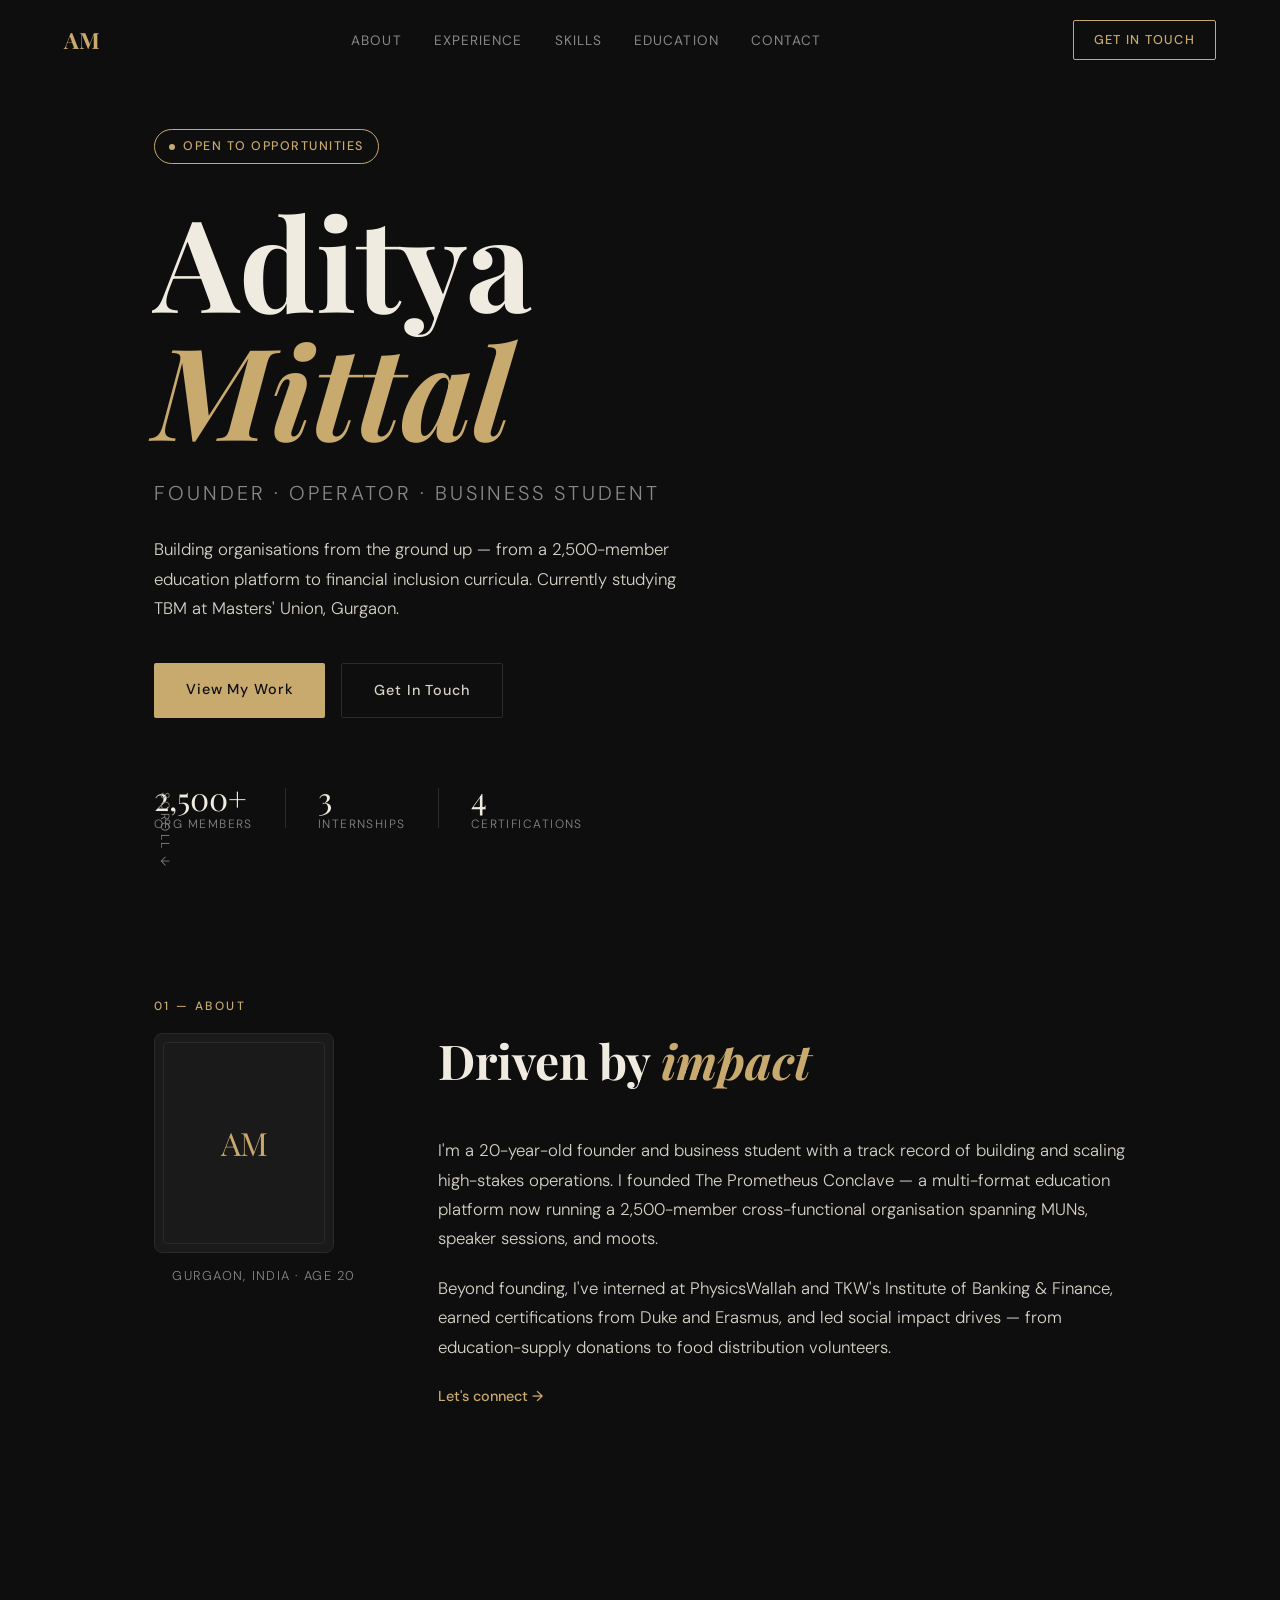
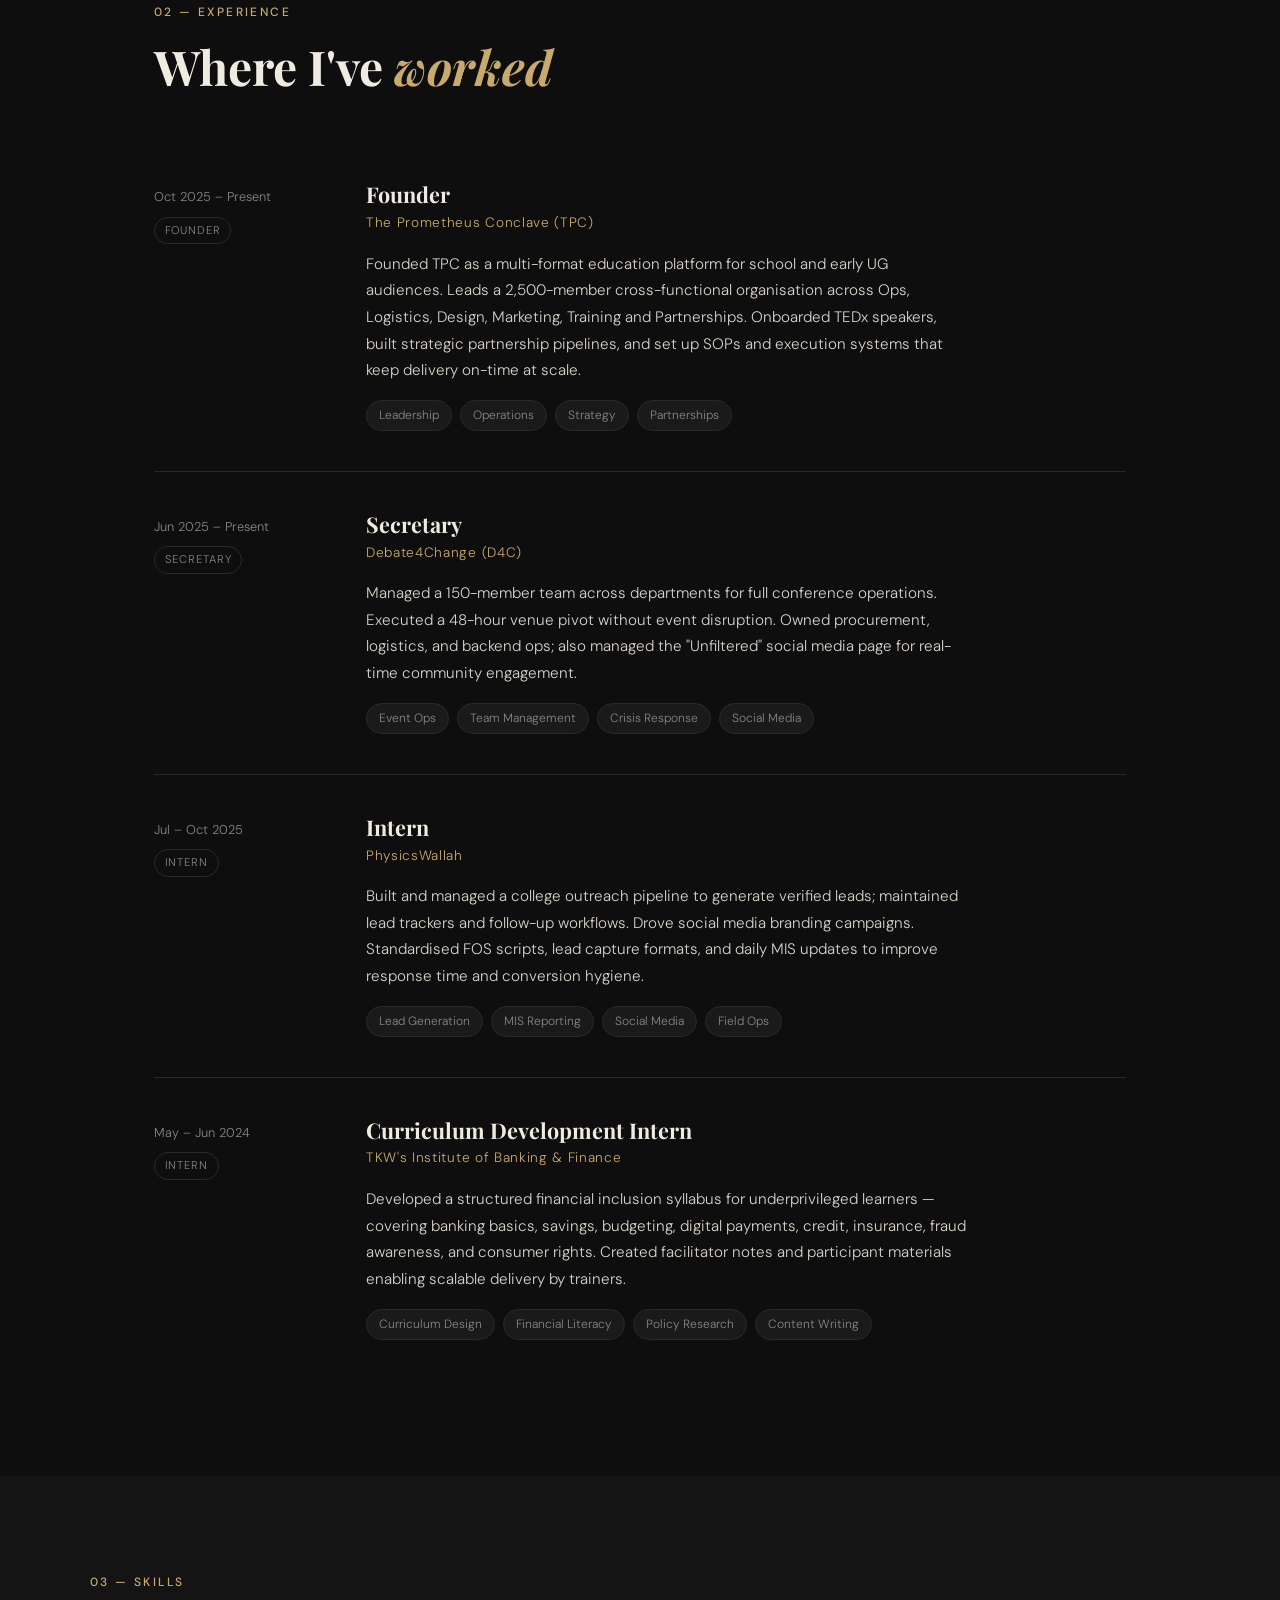
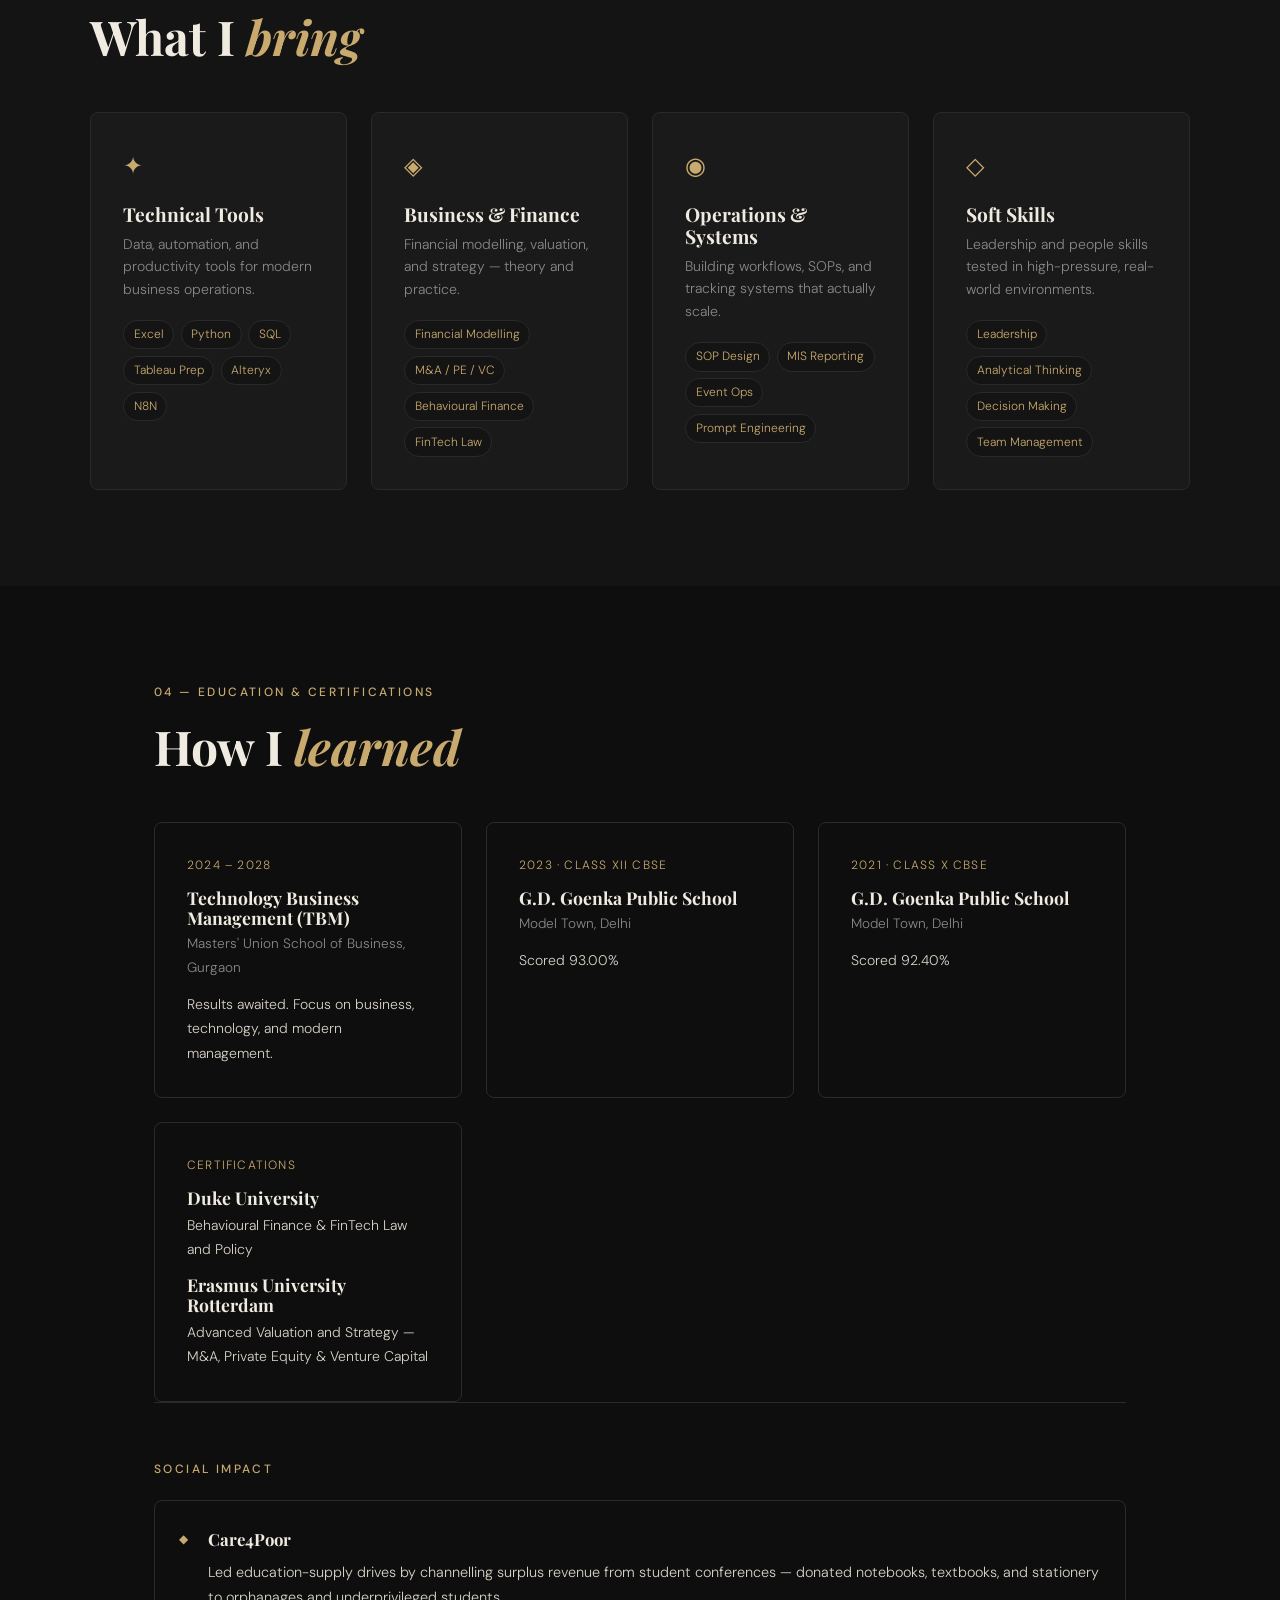
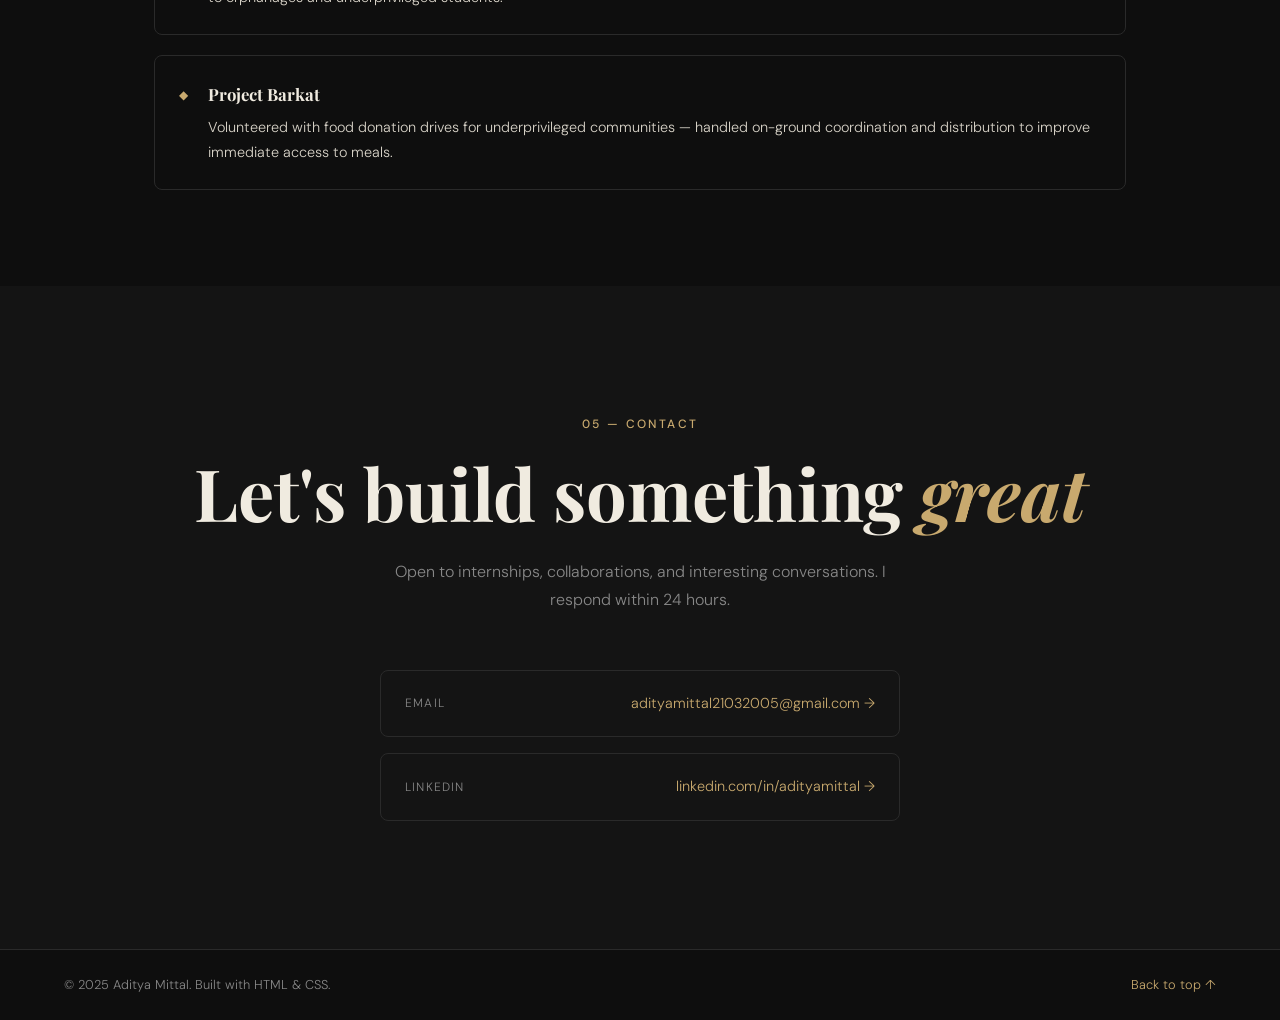
<file: index.html>
<!DOCTYPE html>
<html lang="en">
<head>
  <meta charset="UTF-8" />
  <meta name="viewport" content="width=device-width, initial-scale=1.0" />
  <title>Aditya Mittal — Founder & Business Student</title>
  <link rel="stylesheet" href="style.css" />
  <link rel="preconnect" href="https://fonts.googleapis.com" />
  <link href="https://fonts.googleapis.com/css2?family=Playfair+Display:ital,wght@0,400;0,700;1,400&family=DM+Sans:wght@300;400;500&display=swap" rel="stylesheet" />
</head>
<body>

  <nav id="navbar">
    <div class="nav-logo">AM</div>
    <ul class="nav-links">
      <li><a href="#about">About</a></li>
      <li><a href="#experience">Experience</a></li>
      <li><a href="#skills">Skills</a></li>
      <li><a href="#education">Education</a></li>
      <li><a href="#contact">Contact</a></li>
    </ul>
    <a href="#contact" class="nav-cta">Get In Touch</a>
  </nav>

  <header id="hero">
    <div class="hero-badge">Open to Opportunities</div>
    <h1 class="hero-name">Aditya<br /><em>Mittal</em></h1>
    <p class="hero-title">Founder · Operator · Business Student</p>
    <p class="hero-sub">
      Building organisations from the ground up — from a 2,500-member education
      platform to financial inclusion curricula. Currently studying TBM at
      Masters' Union, Gurgaon.
    </p>
    <div class="hero-actions">
      <a href="#experience" class="btn btn-primary">View My Work</a>
      <a href="#contact" class="btn btn-ghost">Get In Touch</a>
    </div>
    <div class="hero-stats">
      <div class="stat"><span class="stat-num">2,500+</span><span class="stat-label">Org Members</span></div>
      <div class="stat-divider"></div>
      <div class="stat"><span class="stat-num">3</span><span class="stat-label">Internships</span></div>
      <div class="stat-divider"></div>
      <div class="stat"><span class="stat-num">4</span><span class="stat-label">Certifications</span></div>
    </div>
    <div class="hero-scroll">scroll ↓</div>
  </header>

  <main>

    <!-- ABOUT -->
    <section id="about" class="section">
      <div class="section-label">01 — About</div>
      <div class="about-grid">
        <div class="about-portrait">
          <div class="portrait-placeholder">AM</div>
          <div class="portrait-tag">Gurgaon, India · Age 20</div>
        </div>
        <div class="about-text">
          <h2 class="section-heading">Driven by <em>impact</em></h2>
          <p>
            I'm a 20-year-old founder and business student with a track record of building
            and scaling high-stakes operations. I founded The Prometheus Conclave — a
            multi-format education platform now running a 2,500-member cross-functional
            organisation spanning MUNs, speaker sessions, and moots.
          </p>
          <p>
            Beyond founding, I've interned at PhysicsWallah and TKW's Institute of Banking
            &amp; Finance, earned certifications from Duke and Erasmus, and led social impact
            drives — from education-supply donations to food distribution volunteers.
          </p>
          <a href="mailto:adityamittal21032005@gmail.com" class="link-arrow">Let's connect →</a>
        </div>
      </div>
    </section>

    <!-- EXPERIENCE -->
    <section id="experience" class="section">
      <div class="section-label">02 — Experience</div>
      <h2 class="section-heading">Where I've <em>worked</em></h2>
      <div class="timeline">

        <article class="timeline-item">
          <div class="timeline-meta">
            <span class="timeline-year">Oct 2025 – Present</span>
            <span class="timeline-tag">Founder</span>
          </div>
          <div class="timeline-content">
            <h3 class="timeline-role">Founder</h3>
            <p class="timeline-company">The Prometheus Conclave (TPC)</p>
            <p class="timeline-desc">
              Founded TPC as a multi-format education platform for school and early UG
              audiences. Leads a 2,500-member cross-functional organisation across Ops,
              Logistics, Design, Marketing, Training and Partnerships. Onboarded TEDx
              speakers, built strategic partnership pipelines, and set up SOPs and
              execution systems that keep delivery on-time at scale.
            </p>
            <ul class="timeline-tags">
              <li>Leadership</li><li>Operations</li><li>Strategy</li><li>Partnerships</li>
            </ul>
          </div>
        </article>

        <article class="timeline-item">
          <div class="timeline-meta">
            <span class="timeline-year">Jun 2025 – Present</span>
            <span class="timeline-tag">Secretary</span>
          </div>
          <div class="timeline-content">
            <h3 class="timeline-role">Secretary</h3>
            <p class="timeline-company">Debate4Change (D4C)</p>
            <p class="timeline-desc">
              Managed a 150-member team across departments for full conference operations.
              Executed a 48-hour venue pivot without event disruption. Owned procurement,
              logistics, and backend ops; also managed the "Unfiltered" social media page
              for real-time community engagement.
            </p>
            <ul class="timeline-tags">
              <li>Event Ops</li><li>Team Management</li><li>Crisis Response</li><li>Social Media</li>
            </ul>
          </div>
        </article>

        <article class="timeline-item">
          <div class="timeline-meta">
            <span class="timeline-year">Jul – Oct 2025</span>
            <span class="timeline-tag">Intern</span>
          </div>
          <div class="timeline-content">
            <h3 class="timeline-role">Intern</h3>
            <p class="timeline-company">PhysicsWallah</p>
            <p class="timeline-desc">
              Built and managed a college outreach pipeline to generate verified leads;
              maintained lead trackers and follow-up workflows. Drove social media branding
              campaigns. Standardised FOS scripts, lead capture formats, and daily MIS
              updates to improve response time and conversion hygiene.
            </p>
            <ul class="timeline-tags">
              <li>Lead Generation</li><li>MIS Reporting</li><li>Social Media</li><li>Field Ops</li>
            </ul>
          </div>
        </article>

        <article class="timeline-item">
          <div class="timeline-meta">
            <span class="timeline-year">May – Jun 2024</span>
            <span class="timeline-tag">Intern</span>
          </div>
          <div class="timeline-content">
            <h3 class="timeline-role">Curriculum Development Intern</h3>
            <p class="timeline-company">TKW's Institute of Banking &amp; Finance</p>
            <p class="timeline-desc">
              Developed a structured financial inclusion syllabus for underprivileged
              learners — covering banking basics, savings, budgeting, digital payments,
              credit, insurance, fraud awareness, and consumer rights. Created facilitator
              notes and participant materials enabling scalable delivery by trainers.
            </p>
            <ul class="timeline-tags">
              <li>Curriculum Design</li><li>Financial Literacy</li><li>Policy Research</li><li>Content Writing</li>
            </ul>
          </div>
        </article>

      </div>
    </section>

    <!-- SKILLS -->
    <section id="skills" class="section section-alt">
      <div class="section-label">03 — Skills</div>
      <h2 class="section-heading">What I <em>bring</em></h2>
      <div class="skills-grid">

        <div class="skill-card">
          <div class="skill-icon">✦</div>
          <h3 class="skill-title">Technical Tools</h3>
          <p class="skill-desc">Data, automation, and productivity tools for modern business operations.</p>
          <ul class="skill-list">
            <li>Excel</li><li>Python</li><li>SQL</li><li>Tableau Prep</li><li>Alteryx</li><li>N8N</li>
          </ul>
        </div>

        <div class="skill-card">
          <div class="skill-icon">◈</div>
          <h3 class="skill-title">Business &amp; Finance</h3>
          <p class="skill-desc">Financial modelling, valuation, and strategy — theory and practice.</p>
          <ul class="skill-list">
            <li>Financial Modelling</li><li>M&amp;A / PE / VC</li><li>Behavioural Finance</li><li>FinTech Law</li>
          </ul>
        </div>

        <div class="skill-card">
          <div class="skill-icon">◉</div>
          <h3 class="skill-title">Operations &amp; Systems</h3>
          <p class="skill-desc">Building workflows, SOPs, and tracking systems that actually scale.</p>
          <ul class="skill-list">
            <li>SOP Design</li><li>MIS Reporting</li><li>Event Ops</li><li>Prompt Engineering</li>
          </ul>
        </div>

        <div class="skill-card">
          <div class="skill-icon">◇</div>
          <h3 class="skill-title">Soft Skills</h3>
          <p class="skill-desc">Leadership and people skills tested in high-pressure, real-world environments.</p>
          <ul class="skill-list">
            <li>Leadership</li><li>Analytical Thinking</li><li>Decision Making</li><li>Team Management</li>
          </ul>
        </div>

      </div>
    </section>

    <!-- EDUCATION -->
    <section id="education" class="section">
      <div class="section-label">04 — Education &amp; Certifications</div>
      <h2 class="section-heading">How I <em>learned</em></h2>

      <div class="edu-grid">
        <div class="edu-card">
          <span class="edu-year">2024 – 2028</span>
          <h3 class="edu-degree">Technology Business Management (TBM)</h3>
          <p class="edu-school">Masters' Union School of Business, Gurgaon</p>
          <p class="edu-detail">Results awaited. Focus on business, technology, and modern management.</p>
        </div>
        <div class="edu-card">
          <span class="edu-year">2023 · Class XII CBSE</span>
          <h3 class="edu-degree">G.D. Goenka Public School</h3>
          <p class="edu-school">Model Town, Delhi</p>
          <p class="edu-detail">Scored 93.00%</p>
        </div>
        <div class="edu-card">
          <span class="edu-year">2021 · Class X CBSE</span>
          <h3 class="edu-degree">G.D. Goenka Public School</h3>
          <p class="edu-school">Model Town, Delhi</p>
          <p class="edu-detail">Scored 92.40%</p>
        </div>
        <div class="edu-card">
          <span class="edu-year">Certifications</span>
          <h3 class="edu-degree">Duke University</h3>
          <p class="edu-detail">Behavioural Finance &amp; FinTech Law and Policy</p>
          <h3 class="edu-degree" style="margin-top:0.85rem">Erasmus University Rotterdam</h3>
          <p class="edu-detail">Advanced Valuation and Strategy — M&amp;A, Private Equity &amp; Venture Capital</p>
        </div>
      </div>

      <!-- Social Impact -->
      <div class="impact-block">
        <div class="section-label" style="margin-top:3.5rem; margin-bottom:1.25rem">Social Impact</div>
        <div class="impact-cards">
          <div class="impact-item">
            <span class="impact-icon">◆</span>
            <div>
              <strong>Care4Poor</strong>
              <p>Led education-supply drives by channelling surplus revenue from student conferences — donated notebooks, textbooks, and stationery to orphanages and underprivileged students.</p>
            </div>
          </div>
          <div class="impact-item">
            <span class="impact-icon">◆</span>
            <div>
              <strong>Project Barkat</strong>
              <p>Volunteered with food donation drives for underprivileged communities — handled on-ground coordination and distribution to improve immediate access to meals.</p>
            </div>
          </div>
        </div>
      </div>
    </section>

    <!-- CONTACT -->
    <section id="contact" class="section section-contact">
      <div class="section-label">05 — Contact</div>
      <h2 class="section-heading contact-heading">Let's build something <em>great</em></h2>
      <p class="contact-sub">
        Open to internships, collaborations, and interesting conversations.
        I respond within 24 hours.
      </p>
      <div class="contact-links">
        <a href="mailto:adityamittal21032005@gmail.com" class="contact-link">
          <span class="contact-link-label">Email</span>
          <span class="contact-link-value">adityamittal21032005@gmail.com →</span>
        </a>
        <a href="https://linkedin.com/in/adityamittal" target="_blank" class="contact-link">
          <span class="contact-link-label">LinkedIn</span>
          <span class="contact-link-value">linkedin.com/in/adityamittal →</span>
        </a>
      </div>
    </section>

  </main>

  <footer>
    <p class="footer-copy">© 2025 Aditya Mittal. Built with HTML &amp; CSS.</p>
    <p class="footer-back"><a href="#hero">Back to top ↑</a></p>
  </footer>

  <script>
    window.addEventListener('scroll', () => {
      document.getElementById('navbar').classList.toggle('scrolled', window.scrollY > 50);
    });
    const observer = new IntersectionObserver((entries) => {
      entries.forEach(e => { if (e.isIntersecting) e.target.classList.add('visible'); });
    }, { threshold: 0.1 });
    document.querySelectorAll('.timeline-item, .skill-card, .edu-card, .about-grid, .impact-item').forEach(el => {
      el.classList.add('fade-in');
      observer.observe(el);
    });
  </script>

</body>
</html>
</file>
<file: style.css>
/* =========================================================
   ADITYA MITTAL — RESUME WEBSITE CSS
   Design: Editorial Dark Luxury
   ========================================================= */

:root {
  --bg:          #0e0e0e;
  --bg-alt:      #141414;
  --surface:     #1a1a1a;
  --border:      #2a2a2a;
  --gold:        #c8a96e;
  --gold-light:  #e2c98a;
  --cream:       #f0ebe0;
  --muted:       #888;
  --text:        #d8d3c8;

  --font-display: 'Playfair Display', Georgia, serif;
  --font-body:    'DM Sans', sans-serif;

  --max-w: 1100px;
  --gutter: clamp(1.5rem, 5vw, 4rem);
  --radius: 8px;
  --ease: cubic-bezier(0.25, 0.46, 0.45, 0.94);
}

*, *::before, *::after { box-sizing: border-box; margin: 0; padding: 0; }
html { scroll-behavior: smooth; }
body {
  background-color: var(--bg);
  color: var(--text);
  font-family: var(--font-body);
  font-weight: 300;
  font-size: 1rem;
  line-height: 1.75;
  -webkit-font-smoothing: antialiased;
}
a { color: inherit; text-decoration: none; }
ul { list-style: none; }

h1, h2, h3 { font-family: var(--font-display); font-weight: 700; line-height: 1.15; }
em { font-style: italic; color: var(--gold); }

.section {
  max-width: var(--max-w);
  margin: 0 auto;
  padding: 6rem var(--gutter);
}
.section-alt {
  background: var(--bg-alt);
  max-width: 100%;
  padding: 6rem var(--gutter);
}
.section-alt > * { max-width: var(--max-w); margin-left: auto; margin-right: auto; }

.section-label {
  font-size: 0.75rem;
  font-weight: 500;
  letter-spacing: 0.2em;
  text-transform: uppercase;
  color: var(--gold);
  margin-bottom: 1rem;
}
.section-heading {
  font-size: clamp(2rem, 4vw, 3rem);
  color: var(--cream);
  margin-bottom: 3rem;
}

/* ── NAVBAR ── */
#navbar {
  position: fixed;
  top: 0; left: 0; right: 0;
  z-index: 100;
  display: flex;
  align-items: center;
  justify-content: space-between;
  padding: 1.25rem var(--gutter);
  transition: background 0.4s var(--ease), border-bottom 0.4s var(--ease);
}
#navbar.scrolled {
  background: rgba(14,14,14,0.95);
  backdrop-filter: blur(12px);
  border-bottom: 1px solid var(--border);
}
.nav-logo {
  font-family: var(--font-display);
  font-size: 1.4rem;
  font-weight: 700;
  color: var(--gold);
}
.nav-links { display: flex; gap: 2rem; }
.nav-links a {
  font-size: 0.85rem;
  font-weight: 400;
  letter-spacing: 0.08em;
  text-transform: uppercase;
  color: var(--muted);
  transition: color 0.2s;
}
.nav-links a:hover { color: var(--cream); }
.nav-cta {
  display: inline-block;
  padding: 0.5rem 1.25rem;
  border: 1px solid var(--gold);
  color: var(--gold);
  font-size: 0.8rem;
  font-weight: 500;
  letter-spacing: 0.1em;
  text-transform: uppercase;
  border-radius: 2px;
  transition: background 0.2s, color 0.2s;
}
.nav-cta:hover { background: var(--gold); color: var(--bg); }

/* ── HERO ── */
#hero {
  min-height: 100vh;
  display: flex;
  flex-direction: column;
  justify-content: center;
  padding: 8rem var(--gutter) 4rem;
  max-width: var(--max-w);
  margin: 0 auto;
  position: relative;
}
.hero-badge {
  display: inline-flex;
  align-items: center;
  gap: 0.5rem;
  font-size: 0.78rem;
  font-weight: 500;
  letter-spacing: 0.12em;
  text-transform: uppercase;
  color: var(--gold);
  border: 1px solid var(--gold);
  padding: 0.35rem 0.9rem;
  border-radius: 100px;
  margin-bottom: 2rem;
  width: fit-content;
}
.hero-badge::before {
  content: '';
  width: 6px; height: 6px;
  border-radius: 50%;
  background: var(--gold);
  animation: pulse 2s infinite;
}
@keyframes pulse { 0%,100%{opacity:1} 50%{opacity:0.3} }

.hero-name {
  font-size: clamp(4rem, 10vw, 8rem);
  color: var(--cream);
  line-height: 1;
  margin-bottom: 1.5rem;
  animation: fadeUp 0.8s var(--ease) both;
}
.hero-title {
  font-size: clamp(1rem, 2vw, 1.25rem);
  font-family: var(--font-body);
  font-weight: 300;
  letter-spacing: 0.15em;
  text-transform: uppercase;
  color: var(--muted);
  margin-bottom: 1.5rem;
  animation: fadeUp 0.8s 0.1s var(--ease) both;
}
.hero-sub {
  max-width: 540px;
  font-size: 1.05rem;
  color: var(--text);
  margin-bottom: 2.5rem;
  animation: fadeUp 0.8s 0.2s var(--ease) both;
}
.hero-actions {
  display: flex;
  gap: 1rem;
  flex-wrap: wrap;
  margin-bottom: 4rem;
  animation: fadeUp 0.8s 0.3s var(--ease) both;
}
.btn {
  display: inline-block;
  padding: 0.85rem 2rem;
  font-family: var(--font-body);
  font-size: 0.9rem;
  font-weight: 500;
  letter-spacing: 0.06em;
  border-radius: 2px;
  transition: all 0.25s var(--ease);
}
.btn-primary { background: var(--gold); color: var(--bg); }
.btn-primary:hover { background: var(--gold-light); transform: translateY(-2px); }
.btn-ghost { border: 1px solid var(--border); color: var(--text); }
.btn-ghost:hover { border-color: var(--cream); color: var(--cream); transform: translateY(-2px); }

.hero-stats {
  display: flex;
  align-items: center;
  gap: 2rem;
  animation: fadeUp 0.8s 0.4s var(--ease) both;
}
.stat { display: flex; flex-direction: column; }
.stat-num { font-family: var(--font-display); font-size: 2rem; color: var(--cream); line-height: 1; }
.stat-label { font-size: 0.75rem; letter-spacing: 0.12em; text-transform: uppercase; color: var(--muted); }
.stat-divider { width: 1px; height: 40px; background: var(--border); }

.hero-scroll {
  position: absolute;
  bottom: 2rem; left: var(--gutter);
  font-size: 0.75rem;
  letter-spacing: 0.2em;
  text-transform: uppercase;
  color: var(--muted);
  writing-mode: vertical-rl;
  animation: fadeUp 1s 0.6s var(--ease) both;
}

/* ── ABOUT ── */
.about-grid {
  display: grid;
  grid-template-columns: 220px 1fr;
  gap: 4rem;
  align-items: start;
}
.portrait-placeholder {
  width: 180px; height: 220px;
  background: var(--surface);
  border: 1px solid var(--border);
  border-radius: var(--radius);
  display: flex;
  align-items: center;
  justify-content: center;
  font-family: var(--font-display);
  font-size: 2rem;
  color: var(--gold);
  position: relative;
}
.portrait-placeholder::after {
  content: '';
  position: absolute;
  inset: 8px;
  border: 1px solid var(--border);
  border-radius: calc(var(--radius) - 4px);
}
.portrait-tag {
  margin-top: 0.75rem;
  font-size: 0.8rem;
  letter-spacing: 0.1em;
  text-transform: uppercase;
  color: var(--muted);
  text-align: center;
}
.about-text p { margin-bottom: 1.25rem; font-size: 1.05rem; color: var(--text); }
.link-arrow {
  color: var(--gold);
  font-size: 0.9rem;
  font-weight: 500;
  transition: letter-spacing 0.2s;
}
.link-arrow:hover { letter-spacing: 0.1em; }

/* ── TIMELINE ── */
.timeline { display: flex; flex-direction: column; }
.timeline-item {
  display: grid;
  grid-template-columns: 180px 1fr;
  gap: 2rem;
  padding: 2.5rem 0;
  border-bottom: 1px solid var(--border);
}
.timeline-item:last-child { border-bottom: none; }
.timeline-meta { display: flex; flex-direction: column; gap: 0.5rem; padding-top: 0.25rem; }
.timeline-year { font-size: 0.8rem; color: var(--muted); }
.timeline-tag {
  display: inline-block;
  font-size: 0.7rem;
  padding: 0.2rem 0.6rem;
  border: 1px solid var(--border);
  border-radius: 100px;
  color: var(--muted);
  letter-spacing: 0.08em;
  text-transform: uppercase;
  width: fit-content;
}
.timeline-role { font-size: 1.35rem; color: var(--cream); margin-bottom: 0.25rem; }
.timeline-company { font-size: 0.85rem; color: var(--gold); letter-spacing: 0.05em; margin-bottom: 1rem; }
.timeline-desc { font-size: 0.95rem; color: var(--text); margin-bottom: 1rem; max-width: 600px; }
.timeline-tags { display: flex; flex-wrap: wrap; gap: 0.5rem; }
.timeline-tags li {
  font-size: 0.75rem;
  padding: 0.25rem 0.75rem;
  background: var(--surface);
  border: 1px solid var(--border);
  border-radius: 100px;
  color: var(--muted);
}

/* ── SKILLS ── */
.skills-grid {
  display: grid;
  grid-template-columns: repeat(auto-fit, minmax(230px, 1fr));
  gap: 1.5rem;
  max-width: var(--max-w);
  margin: 0 auto;
}
.skill-card {
  background: var(--surface);
  border: 1px solid var(--border);
  border-radius: var(--radius);
  padding: 2rem;
  transition: border-color 0.3s, transform 0.3s var(--ease);
  position: relative;
  overflow: hidden;
}
.skill-card::before {
  content: '';
  position: absolute;
  inset: 0;
  background: linear-gradient(135deg, rgba(200,169,110,0.04) 0%, transparent 60%);
  opacity: 0;
  transition: opacity 0.3s;
}
.skill-card:hover { border-color: var(--gold); transform: translateY(-4px); }
.skill-card:hover::before { opacity: 1; }
.skill-icon { font-size: 1.5rem; color: var(--gold); margin-bottom: 1rem; display: block; }
.skill-title { font-size: 1.2rem; color: var(--cream); margin-bottom: 0.5rem; }
.skill-desc { font-size: 0.875rem; color: var(--muted); margin-bottom: 1.25rem; line-height: 1.6; }
.skill-list { display: flex; flex-wrap: wrap; gap: 0.4rem; }
.skill-list li {
  font-size: 0.75rem;
  padding: 0.2rem 0.6rem;
  background: var(--bg-alt);
  border: 1px solid var(--border);
  border-radius: 100px;
  color: var(--gold);
}

/* ── EDUCATION ── */
.edu-grid {
  display: grid;
  grid-template-columns: repeat(auto-fit, minmax(240px, 1fr));
  gap: 1.5rem;
}
.edu-card {
  padding: 2rem;
  border: 1px solid var(--border);
  border-radius: var(--radius);
  transition: border-color 0.3s;
}
.edu-card:hover { border-color: var(--gold); }
.edu-year { font-size: 0.75rem; letter-spacing: 0.1em; text-transform: uppercase; color: var(--gold); display: block; margin-bottom: 0.75rem; }
.edu-degree { font-size: 1.1rem; color: var(--cream); margin-bottom: 0.25rem; }
.edu-school { font-size: 0.85rem; color: var(--muted); margin-bottom: 0.75rem; }
.edu-detail { font-size: 0.875rem; color: var(--text); }

/* ── SOCIAL IMPACT ── */
.impact-block { border-top: 1px solid var(--border); }
.impact-cards { display: flex; flex-direction: column; gap: 1.25rem; }
.impact-item {
  display: flex;
  gap: 1.25rem;
  align-items: flex-start;
  padding: 1.5rem;
  border: 1px solid var(--border);
  border-radius: var(--radius);
  transition: border-color 0.3s;
}
.impact-item:hover { border-color: var(--gold); }
.impact-icon { color: var(--gold); font-size: 0.75rem; margin-top: 0.3rem; flex-shrink: 0; }
.impact-item strong { display: block; color: var(--cream); margin-bottom: 0.35rem; font-family: var(--font-display); font-size: 1.05rem; }
.impact-item p { font-size: 0.9rem; color: var(--text); }

/* ── CONTACT ── */
.section-contact {
  text-align: center;
  background: var(--bg-alt);
  max-width: 100%;
  padding: 8rem var(--gutter);
}
.section-contact > * { max-width: var(--max-w); margin-left: auto; margin-right: auto; }
.contact-heading { font-size: clamp(2.5rem, 6vw, 4.5rem); margin-bottom: 1.5rem; }
.contact-sub { max-width: 500px; margin: 0 auto 3.5rem; color: var(--muted); font-size: 1rem; }
.contact-links { display: flex; flex-direction: column; gap: 1rem; max-width: 520px; margin: 0 auto; }
.contact-link {
  display: flex;
  align-items: center;
  justify-content: space-between;
  padding: 1.25rem 1.5rem;
  border: 1px solid var(--border);
  border-radius: var(--radius);
  transition: border-color 0.25s, background 0.25s;
}
.contact-link:hover { border-color: var(--gold); background: var(--surface); }
.contact-link-label { font-size: 0.75rem; letter-spacing: 0.1em; text-transform: uppercase; color: var(--muted); }
.contact-link-value { font-size: 0.9rem; color: var(--gold); }

/* ── FOOTER ── */
footer {
  display: flex;
  justify-content: space-between;
  align-items: center;
  padding: 1.5rem var(--gutter);
  border-top: 1px solid var(--border);
  font-size: 0.8rem;
  color: var(--muted);
}
footer a { color: var(--gold); transition: opacity 0.2s; }
footer a:hover { opacity: 0.7; }

/* ── ANIMATIONS ── */
@keyframes fadeUp {
  from { opacity: 0; transform: translateY(24px); }
  to   { opacity: 1; transform: translateY(0); }
}
.fade-in { opacity: 0; transform: translateY(20px); transition: opacity 0.6s var(--ease), transform 0.6s var(--ease); }
.fade-in.visible { opacity: 1; transform: translateY(0); }
.timeline-item:nth-child(2).fade-in.visible { transition-delay: 0.1s; }
.timeline-item:nth-child(3).fade-in.visible { transition-delay: 0.2s; }
.timeline-item:nth-child(4).fade-in.visible { transition-delay: 0.3s; }
.skill-card:nth-child(2).fade-in.visible { transition-delay: 0.1s; }
.skill-card:nth-child(3).fade-in.visible { transition-delay: 0.2s; }
.skill-card:nth-child(4).fade-in.visible { transition-delay: 0.3s; }

/* ── RESPONSIVE ── */
@media (max-width: 768px) {
  .nav-links { display: none; }
  .hero-name { font-size: clamp(3rem, 15vw, 5rem); }
  .hero-scroll { display: none; }
  .about-grid { grid-template-columns: 1fr; }
  .portrait-placeholder { width: 120px; height: 140px; font-size: 1.5rem; }
  .timeline-item { grid-template-columns: 1fr; gap: 0.75rem; }
  .timeline-meta { flex-direction: row; align-items: center; gap: 1rem; }
  footer { flex-direction: column; gap: 0.5rem; text-align: center; }
}
</file>
